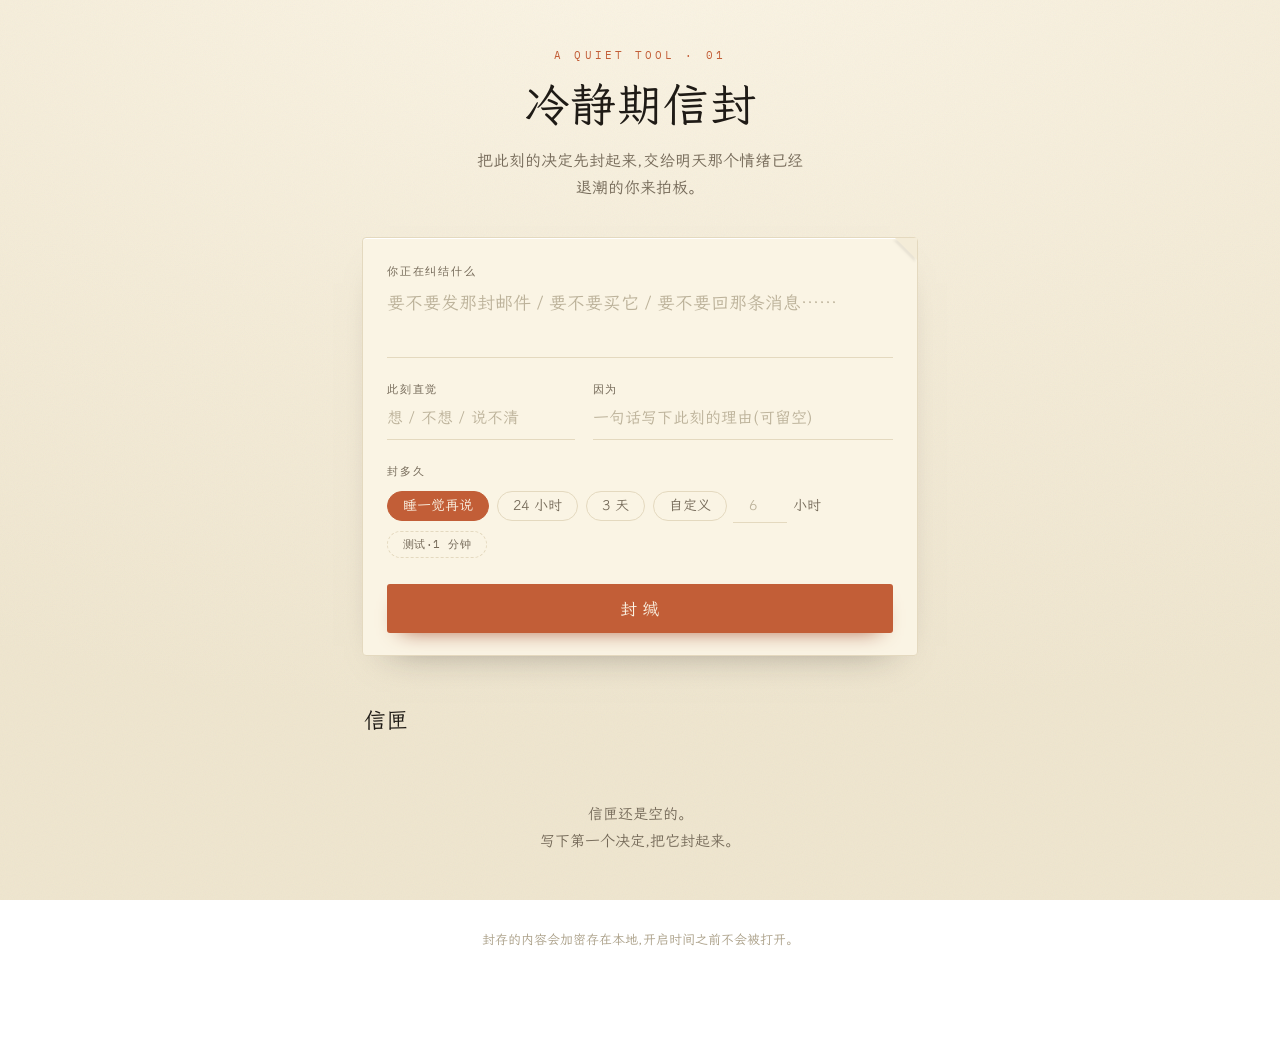
<file: cooling-envelope/web/index.html>
<!doctype html>
<html lang="zh">
<head>
<meta charset="utf-8" />
<meta name="viewport" content="width=device-width, initial-scale=1" />
<title>冷静期信封</title>

<!-- 字体全部内置在本地 web/fonts/,离线可用,不依赖任何 CDN -->
<link rel="stylesheet" href="fonts/fonts.css" />
<style>
:root{
  /* —— 与主页同一套 Cream Workshop 配色,所以它天生是家族的一员 —— */
  --cream:      #F4ECD8;
  --cream-card: #FAF4E4;
  --ink:        #1F1B16;
  --ink-soft:   #756A59;
  --clay:       #C25E37;
  --clay-deep:  #9C4326;
  --clay-bright:#DA7A52;
  --line:       #E4D9BF;

  --serif: "Fraunces", "LXGW WenKai", Georgia, serif;
  --hand:  "LXGW WenKai", "Source Han Serif SC", "Songti SC", serif;
  --mono:  "IBM Plex Mono", ui-monospace, monospace;
}

*{ box-sizing:border-box; }

body{
  margin:0;
  min-height:100vh;
  font-family:var(--hand);
  color:var(--ink);
  background:
    radial-gradient(120% 90% at 50% -10%, #FBF5E6 0%, var(--cream) 55%, #EFE6CF 100%);
  background-attachment:fixed;
  -webkit-font-smoothing:antialiased;
  position:relative;
}
body::before{
  content:""; position:fixed; inset:0; pointer-events:none; z-index:0; opacity:.05;
  background-image:url("data:image/svg+xml;utf8,<svg xmlns='http://www.w3.org/2000/svg' width='120' height='120'><filter id='n'><feTurbulence type='fractalNoise' baseFrequency='0.9' numOctaves='2'/></filter><rect width='100%25' height='100%25' filter='url(%23n)'/></svg>");
}

.wrap{ position:relative; z-index:1; max-width:600px; margin:0 auto; padding:48px 22px 80px; }

header{ text-align:center; margin-bottom:36px; }
.kicker{ font-family:var(--mono); font-size:11px; letter-spacing:.28em; text-transform:uppercase;
  color:var(--clay); margin-bottom:14px; }
h1{ font-family:var(--serif); font-weight:400; font-size:clamp(34px,7vw,46px); margin:0;
  letter-spacing:.01em; }
.lede{ font-family:var(--hand); color:var(--ink-soft); font-size:16px; margin:14px auto 0;
  max-width:34ch; line-height:1.7; }

.desk{
  background:var(--cream-card); border:1px solid var(--line); border-radius:4px;
  padding:26px 24px 22px;
  box-shadow:0 1px 0 #fff inset, 0 18px 38px -28px rgba(31,27,22,.5);
  position:relative;
}
.desk::after{
  content:""; position:absolute; top:0; right:0; border-width:0 22px 22px 0;
  border-style:solid; border-color:transparent var(--cream) transparent transparent;
  filter:drop-shadow(-2px 2px 1px rgba(31,27,22,.08));
}
.field-label{ font-family:var(--mono); font-size:11px; letter-spacing:.16em; text-transform:uppercase;
  color:var(--ink-soft); display:block; margin:0 0 8px; }
textarea, input[type=text], input[type=number]{
  width:100%; background:transparent; border:none; color:var(--ink);
  font-family:var(--hand); font-size:18px; line-height:1.65; resize:none;
  border-bottom:1.5px solid var(--line); padding:2px 0 8px; outline:none; transition:border-color .25s;
}
textarea::placeholder, input::placeholder{ color:#BCB29A; }
textarea:focus, input:focus{ border-color:var(--clay); }
textarea{ min-height:62px; }

.row2{ display:grid; grid-template-columns:1fr 1.6fr; gap:18px; margin-top:20px; }
.row2 .field-label{ margin-bottom:6px; }
input[type=text]{ font-size:16px; }

.durs{ margin-top:24px; }
.chips{ display:flex; flex-wrap:wrap; gap:8px; margin-top:10px; align-items:center; }
.chip{
  font-family:var(--hand); font-size:14px; color:var(--ink-soft);
  background:transparent; border:1.4px solid var(--line); border-radius:999px;
  padding:7px 15px; cursor:pointer; transition:.18s; line-height:1;
}
.chip:hover{ border-color:var(--clay); color:var(--ink); }
.chip[aria-pressed=true]{ background:var(--clay); border-color:var(--clay); color:#FBF5E6; }
.chip.test{ font-family:var(--mono); font-size:11px; letter-spacing:.04em; border-style:dashed; }
.custom-h{ width:54px !important; border-bottom-width:1.4px; font-size:14px !important;
  text-align:center; padding:5px 0 !important; }
.custom-wrap{ display:inline-flex; align-items:baseline; gap:6px; color:var(--ink-soft);
  font-family:var(--hand); font-size:14px; }

.seal-btn{
  margin-top:26px; width:100%; font-family:var(--serif); font-size:17px; letter-spacing:.04em;
  color:#FBF5E6; background:var(--clay); border:none; border-radius:3px; padding:14px;
  cursor:pointer; transition:.2s; box-shadow:0 10px 22px -14px var(--clay-deep);
}
.seal-btn:hover{ background:var(--clay-deep); transform:translateY(-1px); }

.shelf-head{ display:flex; align-items:baseline; justify-content:space-between; margin:50px 2px 18px; }
.shelf-head h2{ font-family:var(--serif); font-weight:400; font-size:22px; margin:0; }
.shelf-head .count{ font-family:var(--mono); font-size:11px; color:var(--ink-soft); letter-spacing:.1em; }

.empty{ text-align:center; color:var(--ink-soft); font-size:15px; padding:34px 10px; line-height:1.8; }

.shelf{ display:flex; flex-direction:column; gap:16px; }

.env{
  position:relative; background:var(--cream-card); border:1px solid var(--line);
  border-radius:5px; padding:22px 22px 20px; overflow:hidden;
  box-shadow:0 14px 30px -26px rgba(31,27,22,.55);
  animation:drop .5s cubic-bezier(.2,.9,.25,1) both;
}
@keyframes drop{ from{ opacity:0; transform:translateY(-10px) scale(.985); } }

.env .flap{
  position:absolute; top:0; left:0; right:0; height:0;
  border-left:300px solid transparent; border-right:300px solid transparent;
  border-top:46px solid #F0E7CE;
  transform-origin:top; transform:scaleY(1); opacity:0; pointer-events:none;
}
.env.locked .flap, .env.ready .flap{ opacity:1; }
.env.opened .flap{ animation:liftflap .7s ease both; }
@keyframes liftflap{ to{ transform:rotateX(-168deg); opacity:0; } }

.seal{ position:absolute; top:24px; left:50%; transform:translateX(-50%);
  width:60px; height:60px; z-index:3; cursor:default; }
.env.ready .seal{ cursor:pointer; }
.seal-half{
  position:absolute; inset:0; border-radius:50%;
  background:radial-gradient(circle at 36% 30%, var(--clay-bright), var(--clay) 46%, var(--clay-deep) 100%);
  box-shadow:0 4px 10px -4px var(--clay-deep), 0 1px 0 rgba(255,255,255,.25) inset;
}
.seal-half.l{ clip-path:inset(0 50% 0 0); }
.seal-half.r{ clip-path:inset(0 0 0 50%); }
.seal-mark{ position:absolute; inset:0; display:grid; place-items:center; z-index:2;
  filter:drop-shadow(0 1px 0 var(--clay-bright)); }
.seal-mark svg{ width:26px; height:26px; opacity:.85; }
.env.ready .seal{ animation:breathe 2.6s ease-in-out infinite; }
@keyframes breathe{ 0%,100%{ transform:translateX(-50%) scale(1); } 50%{ transform:translateX(-50%) scale(1.045); } }
.env.ready .seal-half{ box-shadow:0 5px 16px -5px var(--clay-deep), 0 0 0 4px rgba(218,122,82,.16); }

.env.cracking .seal-half.l{ animation:crackL .65s ease-in forwards; }
.env.cracking .seal-half.r{ animation:crackR .65s ease-in forwards; }
.env.cracking .seal-mark{ animation:fadeout .3s ease forwards; }
@keyframes crackL{ to{ transform:translate(-26px,12px) rotate(-26deg); opacity:0; } }
@keyframes crackR{ to{ transform:translate(26px,12px) rotate(26deg); opacity:0; } }
@keyframes fadeout{ to{ opacity:0; transform:scale(.6); } }

.env .veil{ text-align:center; padding-top:30px; }
.env .veil .hint{ font-family:var(--hand); color:var(--ink-soft); font-size:15px; }
.env .countdown{ font-family:var(--mono); font-size:12.5px; letter-spacing:.08em;
  color:var(--clay-deep); margin-top:8px; }
.env.ready .veil .hint{ color:var(--ink); }
.env.ready .countdown{ color:var(--clay); }

.letter{ display:none; padding-top:6px; }
.env.opened .letter{ display:block; animation:rise .6s .35s ease both; }
@keyframes rise{ from{ opacity:0; transform:translateY(12px); } }
.letter .stamp-date{ font-family:var(--mono); font-size:10.5px; letter-spacing:.16em; color:var(--ink-soft); }
.letter .q{ font-family:var(--serif); font-size:20px; line-height:1.5; margin:4px 0 0; }
.past{ margin-top:16px; padding-top:14px; border-top:1px dashed var(--line); }
.past .tag{ font-family:var(--mono); font-size:10.5px; letter-spacing:.16em; text-transform:uppercase;
  color:var(--ink-soft); }
.past .body{ font-family:var(--hand); font-size:15.5px; color:var(--ink); margin-top:5px; line-height:1.7; }
.past .body .lean{ color:var(--clay-deep); }

.verdict-ask{ margin-top:18px; }
.verdict-ask .prompt{ font-family:var(--serif); font-style:italic; font-size:16px; color:var(--ink); margin-bottom:10px; }
.verdict-ask textarea{ font-size:16px; }
.verdict-ask .save{ margin-top:12px; font-family:var(--hand); font-size:14px; color:#FBF5E6;
  background:var(--ink); border:none; border-radius:3px; padding:9px 18px; cursor:pointer; transition:.18s; }
.verdict-ask .save:hover{ background:#000; }

.verdict-done{ margin-top:16px; padding-top:14px; border-top:1px dashed var(--line); }
.verdict-done .tag{ font-family:var(--mono); font-size:10.5px; letter-spacing:.16em; text-transform:uppercase; color:var(--clay); }
.verdict-done .body{ font-family:var(--hand); font-size:16px; line-height:1.7; margin-top:5px; }
.verdict-done .vstamp{ font-family:var(--mono); font-size:10.5px; color:var(--ink-soft); margin-top:8px; }

.env.opened .seal{ pointer-events:none; }

footer{ margin-top:40px; text-align:center; }
.footnote{ font-family:var(--hand); font-size:12.5px; color:#A99E86; line-height:1.7; }
</style>
</head>
<body>
<div class="wrap">

  <header>
    <div class="kicker">a quiet tool · 01</div>
    <h1>冷静期信封</h1>
    <p class="lede">把此刻的决定先封起来,交给明天那个情绪已经退潮的你来拍板。</p>
  </header>

  <section class="desk">
    <label class="field-label" for="q">你正在纠结什么</label>
    <textarea id="q" placeholder="要不要发那封邮件 / 要不要买它 / 要不要回那条消息……"></textarea>

    <div class="row2">
      <div>
        <label class="field-label" for="lean">此刻直觉</label>
        <input type="text" id="lean" placeholder="想 / 不想 / 说不清" />
      </div>
      <div>
        <label class="field-label" for="why">因为</label>
        <input type="text" id="why" placeholder="一句话写下此刻的理由(可留空)" />
      </div>
    </div>

    <div class="durs">
      <span class="field-label">封多久</span>
      <div class="chips" id="chips">
        <button class="chip" data-dur="sleep" aria-pressed="true">睡一觉再说</button>
        <button class="chip" data-dur="24">24 小时</button>
        <button class="chip" data-dur="72">3 天</button>
        <span class="custom-wrap">
          <button class="chip" data-dur="custom">自定义</button>
          <input type="number" class="custom-h" id="customH" min="1" max="720" placeholder="6" /> 小时
        </span>
        <button class="chip test" data-dur="test">测试·1 分钟</button>
      </div>
    </div>

    <button class="seal-btn" id="sealBtn">封 缄</button>
  </section>

  <div class="shelf-head">
    <h2>信匣</h2>
    <span class="count" id="count"></span>
  </div>
  <div class="shelf" id="shelf"></div>
  <p class="empty" id="empty">信匣还是空的。<br/>写下第一个决定,把它封起来。</p>

  <footer>
    <p class="footnote">封存的内容会加密存在本地,开启时间之前不会被打开。</p>
  </footer>

</div>

<script>
/* ───────── 与 Python 内核的桥 ─────────
   前端不碰存储,一切通过 window.pywebview.api 走后端。
   锁着的信封,后端根本不会把内容发过来 —— 所以偷看不了。 */
function pywebviewReady(){
  return new Promise(res => {
    if (window.pywebview && window.pywebview.api) return res();
    window.addEventListener("pywebviewready", () => res(), { once:true });
  });
}

let envelopes = [];
const byId = id => envelopes.find(e => e.id === id);

/* 不强制时,若用户正在写裁决,跳过自动刷新,避免清空输入 */
async function refresh(force){
  const ae = document.activeElement;
  if (!force && ae && ae.classList && ae.classList.contains("vfield")) return;
  try { envelopes = await window.pywebview.api.list(); } catch(e){ /* ignore */ }
  render();
}
window.refresh = () => refresh(false);   // 供后台调度器轻推

/* —— 时长选择 —— */
let chosenDur = "sleep";
const chips = document.getElementById("chips");
chips.addEventListener("click", e => {
  const b = e.target.closest(".chip"); if(!b) return;
  chosenDur = b.dataset.dur;
  chips.querySelectorAll(".chip").forEach(c => c.setAttribute("aria-pressed", c === b));
  if (chosenDur === "custom") document.getElementById("customH").focus();
});

function computeOpenAt(){
  const t = Date.now();
  if (chosenDur === "test") return t + 60 * 1000;
  if (chosenDur === "sleep"){
    const m = new Date(t); m.setHours(8,0,0,0);
    if (new Date(t).getHours() >= 8) m.setDate(m.getDate() + 1);
    return m.getTime();
  }
  if (chosenDur === "custom"){
    const h = Math.max(1, parseInt(document.getElementById("customH").value || "6", 10));
    return t + h * 3600e3;
  }
  return t + parseInt(chosenDur, 10) * 3600e3;
}

/* —— 封缄 —— */
document.getElementById("sealBtn").addEventListener("click", async () => {
  const q = document.getElementById("q").value.trim();
  if (!q){ document.getElementById("q").focus(); return; }
  await window.pywebview.api.seal(
    q,
    document.getElementById("lean").value.trim(),
    document.getElementById("why").value.trim(),
    computeOpenAt()
  );
  document.getElementById("q").value = "";
  document.getElementById("lean").value = "";
  document.getElementById("why").value = "";
  refresh(true);
});

/* —— 文案 —— */
function countdownText(ms){
  if (ms <= 0) return "可以开启了";
  const m = Math.floor(ms / 60000);
  const d = Math.floor(m / 1440), h = Math.floor((m % 1440) / 60), mm = m % 60;
  if (d > 0) return `还有 ${d} 天 ${h} 小时开启`;
  if (h > 0) return `还有 ${h} 小时 ${mm} 分开启`;
  return `还有 ${Math.max(1, mm)} 分钟开启`;
}
function fmtDate(t){
  const d = new Date(t), p = n => String(n).padStart(2, "0");
  return `${d.getFullYear()}.${p(d.getMonth()+1)}.${p(d.getDate())} ${p(d.getHours())}:${p(d.getMinutes())}`;
}
function esc(s){ return (s || "").replace(/[&<>"']/g, c =>
  ({"&":"&amp;","<":"&lt;",">":"&gt;",'"':"&quot;","'":"&#39;"}[c])); }

const MOON = '<svg viewBox="0 0 24 24" fill="none"><path d="M20 14.5A8 8 0 1 1 9.5 4a6.5 6.5 0 0 0 10.5 10.5Z" fill="#000" fill-opacity=".28"/></svg>';

/* —— 渲染信匣 —— */
const shelf = document.getElementById("shelf");
const empty = document.getElementById("empty");
const count = document.getElementById("count");

function render(){
  shelf.innerHTML = "";
  empty.style.display = envelopes.length ? "none" : "block";
  count.textContent = envelopes.length ? `${envelopes.length} 封` : "";

  envelopes.forEach(env => {
    const ready = env.ready;
    const opened = env.opened;

    const el = document.createElement("div");
    el.className = "env " + (opened ? "opened" : ready ? "ready" : "locked");
    el.dataset.id = env.id;

    el.innerHTML = `
      <div class="flap"></div>
      ${opened ? "" : `
        <div class="seal">
          <div class="seal-half l"></div>
          <div class="seal-half r"></div>
          <div class="seal-mark">${MOON}</div>
        </div>`}
      ${opened ? letterHTML(env) : `
        <div class="veil">
          <div class="hint">${ready ? "情绪退潮了。可以拆开看看。" : "一个被你封起来的决定"}</div>
          <div class="countdown">${countdownText(env.openAt - Date.now())}</div>
        </div>`}
    `;
    shelf.appendChild(el);

    if (ready && !opened){
      el.querySelector(".seal").addEventListener(
        "click", () => openEnvelope(env, el), { once:true });
    }
    if (opened && !env.verdict) bindVerdict(env, el);
  });
}

function letterHTML(env){
  const pastLean = env.lean ? `当时倾向<span class="lean"> ${esc(env.lean)} </span>` : "当时没记下倾向";
  const pastWhy  = env.why ? `,因为${esc(env.why)}` : "";
  return `
    <div class="letter">
      <div class="stamp-date">${fmtDate(env.createdAt)} 的你写道</div>
      <p class="q">${esc(env.q)}</p>
      <div class="past">
        <div class="tag">当时的心</div>
        <div class="body">${pastLean}${pastWhy}。</div>
      </div>
      ${env.verdict ? `
        <div class="verdict-done">
          <div class="tag">退潮后的决定</div>
          <div class="body">${esc(env.verdict)}</div>
          <div class="vstamp">${fmtDate(env.verdictAt)} 落定</div>
        </div>`
      : `
        <div class="verdict-ask">
          <div class="prompt">情绪退潮了吗?现在的你,怎么看?</div>
          <textarea class="vfield" placeholder="写下此刻、更冷静的你的决定……"></textarea>
          <button class="save">落定</button>
        </div>`}
    </div>`;
}

async function openEnvelope(env, el){
  let content;
  try { content = await window.pywebview.api.open(env.id); }
  catch(e){ return; }
  if (!content || content.error) return;     // 时间没到等异常,蜡封不裂

  Object.assign(env, content, { opened:true });
  el.classList.add("cracking");
  setTimeout(() => {
    el.classList.remove("locked", "ready", "cracking");
    el.classList.add("opened");
    el.querySelector(".seal")?.remove();
    el.querySelector(".veil")?.remove();
    el.insertAdjacentHTML("beforeend", letterHTML(env));
    bindVerdict(env, el);
  }, 640);
}

function bindVerdict(env, el){
  const save = el.querySelector(".save");
  if (!save) return;
  save.addEventListener("click", async () => {
    const field = el.querySelector(".vfield");
    const v = field.value.trim();
    if (!v){ field.focus(); return; }
    await window.pywebview.api.save_verdict(env.id, v);
    refresh(true);
  });
}

/* —— 每 15 秒就地更新倒计时;有信封刚到点时才整刷一次 —— */
function tick(){
  const t = Date.now();
  let expired = false;
  document.querySelectorAll(".env.locked").forEach(el => {
    const env = byId(el.dataset.id); if (!env) return;
    const rem = env.openAt - t;
    if (rem <= 0) expired = true;
    else { const cd = el.querySelector(".countdown"); if (cd) cd.textContent = countdownText(rem); }
  });
  if (expired) refresh(false);
}

/* —— 启动 —— */
(async function init(){
  await pywebviewReady();
  await refresh(true);
  setInterval(tick, 15000);
})();
</script>
</body>
</html>
</file>
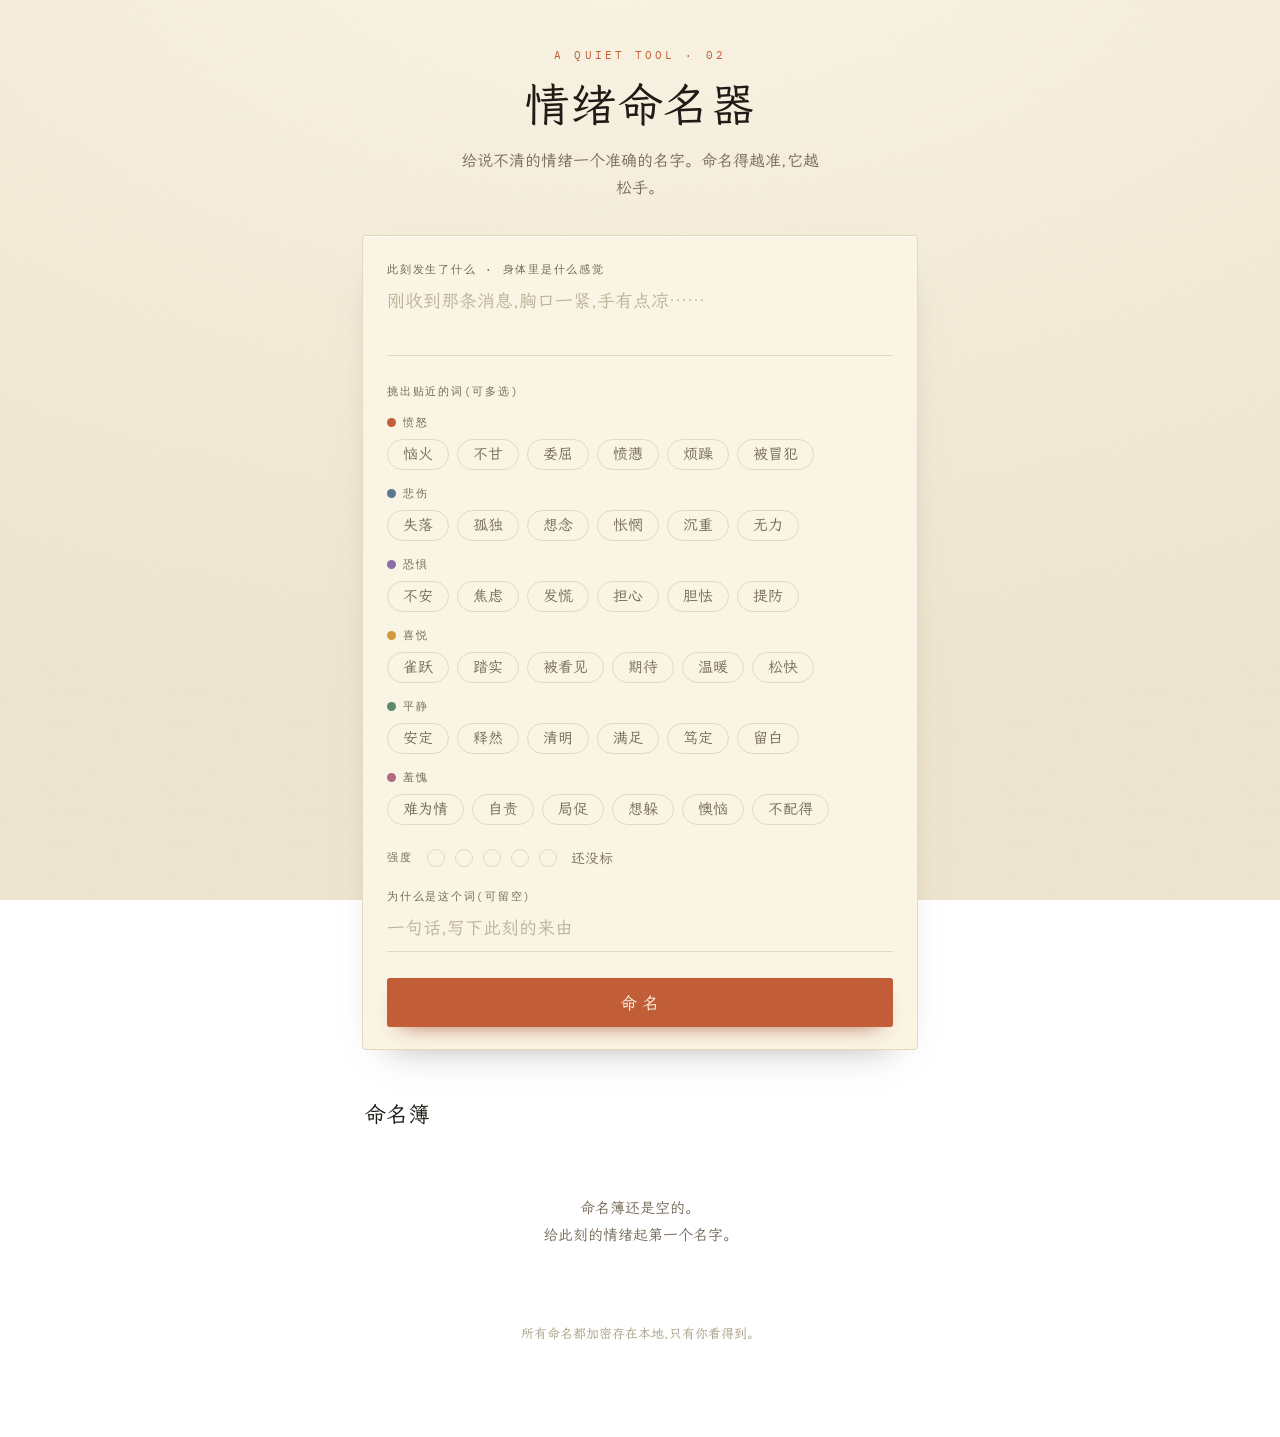
<file: emotion-namer/web/index.html>
<!doctype html>
<html lang="zh">
<head>
<meta charset="utf-8" />
<meta name="viewport" content="width=device-width, initial-scale=1" />
<title>情绪命名器</title>

<!-- 字体全部内置在本地 web/fonts/,离线可用,不依赖任何 CDN(与冷静期信封同一套) -->
<link rel="stylesheet" href="fonts/fonts.css" />
<style>
:root{
  /* —— 与家族同一套 Cream Workshop 配色 —— */
  --cream:      #F4ECD8;
  --cream-card: #FAF4E4;
  --ink:        #1F1B16;
  --ink-soft:   #756A59;
  --clay:       #C25E37;
  --clay-deep:  #9C4326;
  --clay-bright:#DA7A52;
  --line:       #E4D9BF;

  /* 六类情绪各自的低饱和色相,落在同一张暖纸上 */
  --c-anger: #C25E37;
  --c-sad:   #5E7790;
  --c-fear:  #8A6FA6;
  --c-joy:   #D39A3C;
  --c-calm:  #5E8A6B;
  --c-shame: #B06A82;

  --serif: "Fraunces", "LXGW WenKai", Georgia, serif;
  --hand:  "LXGW WenKai", "Source Han Serif SC", "Songti SC", serif;
  --mono:  "IBM Plex Mono", ui-monospace, monospace;
}

*{ box-sizing:border-box; }

body{
  margin:0; min-height:100vh;
  font-family:var(--hand); color:var(--ink);
  background:radial-gradient(120% 90% at 50% -10%, #FBF5E6 0%, var(--cream) 55%, #EFE6CF 100%);
  background-attachment:fixed;
  -webkit-font-smoothing:antialiased; position:relative;
}
body::before{
  content:""; position:fixed; inset:0; pointer-events:none; z-index:0; opacity:.05;
  background-image:url("data:image/svg+xml;utf8,<svg xmlns='http://www.w3.org/2000/svg' width='120' height='120'><filter id='n'><feTurbulence type='fractalNoise' baseFrequency='0.9' numOctaves='2'/></filter><rect width='100%25' height='100%25' filter='url(%23n)'/></svg>");
}

.wrap{ position:relative; z-index:1; max-width:600px; margin:0 auto; padding:48px 22px 80px; }

header{ text-align:center; margin-bottom:34px; }
.kicker{ font-family:var(--mono); font-size:11px; letter-spacing:.28em; text-transform:uppercase; color:var(--clay); margin-bottom:14px; }
h1{ font-family:var(--serif); font-weight:400; font-size:clamp(34px,7vw,46px); margin:0; letter-spacing:.01em; }
.lede{ font-family:var(--hand); color:var(--ink-soft); font-size:16px; margin:14px auto 0; max-width:36ch; line-height:1.7; }

.desk{
  background:var(--cream-card); border:1px solid var(--line); border-radius:4px;
  padding:26px 24px 22px;
  box-shadow:0 1px 0 #fff inset, 0 18px 38px -28px rgba(31,27,22,.5); position:relative;
}
.field-label{ font-family:var(--mono); font-size:11px; letter-spacing:.16em; text-transform:uppercase; color:var(--ink-soft); display:block; margin:0 0 8px; }
textarea, input[type=text]{
  width:100%; background:transparent; border:none; color:var(--ink);
  font-family:var(--hand); font-size:18px; line-height:1.65; resize:none;
  border-bottom:1.5px solid var(--line); padding:2px 0 8px; outline:none; transition:border-color .25s;
}
textarea::placeholder, input::placeholder{ color:#BCB29A; }
textarea:focus, input:focus{ border-color:var(--clay); }
textarea{ min-height:62px; }

/* —— 情绪词库(平铺的“词轮”) —— */
.wheel{ margin-top:24px; }
.fam{ margin-top:16px; }
.fam-name{ font-family:var(--mono); font-size:11px; letter-spacing:.14em; color:var(--ink-soft); display:flex; align-items:center; gap:7px; margin-bottom:9px; }
.fam-dot{ width:9px; height:9px; border-radius:50%; flex:none; }
.words{ display:flex; flex-wrap:wrap; gap:8px; }
.word{
  font-family:var(--hand); font-size:15px; color:var(--ink-soft);
  background:transparent; border:1.4px solid var(--line); border-radius:999px;
  padding:7px 15px; cursor:pointer; transition:.16s; line-height:1;
}
.word:hover{ border-color:var(--fc, var(--clay)); color:var(--ink); }
.word[aria-pressed=true]{ background:var(--fc,var(--clay)); border-color:var(--fc,var(--clay)); color:#FBF5E6; }

/* —— 强度 —— */
.intensity{ margin-top:24px; display:flex; align-items:center; gap:14px; }
.dots{ display:flex; gap:10px; }
.dot{ width:18px; height:18px; border-radius:50%; border:1.6px solid var(--line); cursor:pointer; transition:.15s; background:transparent; }
.dot.on{ background:var(--clay); border-color:var(--clay); }
.dot:hover{ border-color:var(--clay); }
.intensity .hint{ font-family:var(--hand); font-size:13.5px; color:var(--ink-soft); }

.why-wrap{ margin-top:22px; }

.name-btn{
  margin-top:26px; width:100%; font-family:var(--serif); font-size:17px; letter-spacing:.04em;
  color:#FBF5E6; background:var(--clay); border:none; border-radius:3px; padding:14px;
  cursor:pointer; transition:.2s; box-shadow:0 10px 22px -14px var(--clay-deep);
}
.name-btn:hover{ background:var(--clay-deep); transform:translateY(-1px); }

/* —— 命名簿 —— */
.book-head{ display:flex; align-items:baseline; justify-content:space-between; margin:50px 2px 18px; }
.book-head h2{ font-family:var(--serif); font-weight:400; font-size:22px; margin:0; }
.book-head .count{ font-family:var(--mono); font-size:11px; color:var(--ink-soft); letter-spacing:.1em; }
.empty{ text-align:center; color:var(--ink-soft); font-size:15px; padding:34px 10px; line-height:1.8; }

.book{ display:flex; flex-direction:column; gap:16px; }
.entry{
  position:relative; background:var(--cream-card); border:1px solid var(--line);
  border-radius:5px; padding:20px 20px 18px;
  box-shadow:0 14px 30px -26px rgba(31,27,22,.55);
  animation:drop .5s cubic-bezier(.2,.9,.25,1) both;
}
@keyframes drop{ from{ opacity:0; transform:translateY(-10px) scale(.985); } }
.entry .top{ display:flex; align-items:center; justify-content:space-between; }
.entry .date{ font-family:var(--mono); font-size:10.5px; letter-spacing:.16em; color:var(--ink-soft); }
.entry .del{ font-family:var(--mono); font-size:16px; line-height:1; color:#C9BCA0; background:none; border:none; cursor:pointer; padding:2px 4px; transition:.15s; }
.entry .del:hover{ color:var(--clay-deep); }
.entry .tags{ display:flex; flex-wrap:wrap; gap:7px; margin-top:11px; }
.tag{ font-family:var(--hand); font-size:14px; color:#FBF5E6; border-radius:999px; padding:5px 13px; line-height:1; background:var(--clay); }
.entry .meter{ display:flex; gap:7px; margin-top:12px; }
.entry .meter .d{ width:13px; height:13px; border-radius:50%; border:1.4px solid var(--line); }
.entry .meter .d.on{ background:var(--clay); border-color:var(--clay); }
.entry .body{ font-family:var(--serif); font-size:18px; line-height:1.5; margin:14px 0 0; }
.entry .why{ margin-top:12px; padding-top:11px; border-top:1px dashed var(--line); }
.entry .why .t{ font-family:var(--mono); font-size:10.5px; letter-spacing:.16em; text-transform:uppercase; color:var(--ink-soft); }
.entry .why .b{ font-family:var(--hand); font-size:15.5px; color:var(--ink); margin-top:5px; line-height:1.7; }

footer{ margin-top:40px; text-align:center; }
.footnote{ font-family:var(--hand); font-size:12.5px; color:#A99E86; line-height:1.7; }
</style>
</head>
<body>
<div class="wrap">

  <header>
    <div class="kicker">a quiet tool · 02</div>
    <h1>情绪命名器</h1>
    <p class="lede">给说不清的情绪一个准确的名字。命名得越准,它越松手。</p>
  </header>

  <section class="desk">
    <label class="field-label" for="body">此刻发生了什么 · 身体里是什么感觉</label>
    <textarea id="body" placeholder="刚收到那条消息,胸口一紧,手有点凉……"></textarea>

    <div class="wheel" id="wheel">
      <span class="field-label">挑出贴近的词(可多选)</span>
      <!-- 各情绪族在这里渲染 -->
    </div>

    <div class="intensity">
      <span class="field-label" style="margin:0;">强度</span>
      <div class="dots" id="dots"></div>
      <span class="hint" id="intHint">还没标</span>
    </div>

    <div class="why-wrap">
      <label class="field-label" for="why">为什么是这个词(可留空)</label>
      <input type="text" id="why" placeholder="一句话,写下此刻的来由" />
    </div>

    <button class="name-btn" id="nameBtn">命 名</button>
  </section>

  <div class="book-head">
    <h2>命名簿</h2>
    <span class="count" id="count"></span>
  </div>
  <div class="book" id="book"></div>
  <p class="empty" id="empty">命名簿还是空的。<br/>给此刻的情绪起第一个名字。</p>

  <footer>
    <p class="footnote">所有命名都加密存在本地,只有你看得到。</p>
  </footer>

</div>

<script>
/* ───────── 与 Python 内核的桥 ───────── */
function pywebviewReady(){
  return new Promise(res => {
    if (window.pywebview && window.pywebview.api) return res();
    window.addEventListener("pywebviewready", () => res(), { once:true });
  });
}

/* —— 情绪词库 —— */
const FAMILIES = [
  { key:"anger", name:"愤怒", color:"var(--c-anger)", words:["恼火","不甘","委屈","愤懑","烦躁","被冒犯"] },
  { key:"sad",   name:"悲伤", color:"var(--c-sad)",   words:["失落","孤独","想念","怅惘","沉重","无力"] },
  { key:"fear",  name:"恐惧", color:"var(--c-fear)",  words:["不安","焦虑","发慌","担心","胆怯","提防"] },
  { key:"joy",   name:"喜悦", color:"var(--c-joy)",   words:["雀跃","踏实","被看见","期待","温暖","松快"] },
  { key:"calm",  name:"平静", color:"var(--c-calm)",  words:["安定","释然","清明","满足","笃定","留白"] },
  { key:"shame", name:"羞愧", color:"var(--c-shame)", words:["难为情","自责","局促","想躲","懊恼","不配得"] },
];
/* 词 -> 所属族颜色,渲染命名簿标签时用 */
const WORD_COLOR = {};
FAMILIES.forEach(f => f.words.forEach(w => WORD_COLOR[w] = f.color));

let entries = [];
let intensity = 0;

function esc(s){ return (s || "").replace(/[&<>"']/g, c =>
  ({"&":"&amp;","<":"&lt;",">":"&gt;",'"':"&quot;","'":"&#39;"}[c])); }
function fmtDate(t){
  const d = new Date(t), p = n => String(n).padStart(2, "0");
  return `${d.getFullYear()}.${p(d.getMonth()+1)}.${p(d.getDate())} ${p(d.getHours())}:${p(d.getMinutes())}`;
}

/* —— 渲染词轮 —— */
const wheel = document.getElementById("wheel");
FAMILIES.forEach(f => {
  const g = document.createElement("div");
  g.className = "fam";
  g.innerHTML =
    `<div class="fam-name"><span class="fam-dot" style="background:${f.color}"></span>${f.name}</div>
     <div class="words">${f.words.map(w =>
        `<button class="word" style="--fc:${f.color}" data-w="${esc(w)}" aria-pressed="false">${esc(w)}</button>`
      ).join("")}</div>`;
  wheel.appendChild(g);
});
wheel.addEventListener("click", e => {
  const b = e.target.closest(".word"); if(!b) return;
  b.setAttribute("aria-pressed", b.getAttribute("aria-pressed") !== "true");
});
function chosenWords(){
  return [...wheel.querySelectorAll('.word[aria-pressed="true"]')].map(b => b.dataset.w);
}

/* —— 强度圆点 —— */
const dotsEl = document.getElementById("dots");
const intHint = document.getElementById("intHint");
const INT_WORDS = ["", "很轻", "有点", "明显", "挺强", "很强"];
for (let i = 1; i <= 5; i++){
  const d = document.createElement("button");
  d.className = "dot"; d.dataset.v = i;
  d.addEventListener("click", () => setIntensity(i));
  dotsEl.appendChild(d);
}
function setIntensity(v){
  intensity = (intensity === v) ? 0 : v;   // 再点一次取消
  [...dotsEl.children].forEach(d => d.classList.toggle("on", +d.dataset.v <= intensity));
  intHint.textContent = intensity ? INT_WORDS[intensity] : "还没标";
}

/* —— 命名 —— */
document.getElementById("nameBtn").addEventListener("click", async () => {
  const words = chosenWords();
  if (!words.length){ document.querySelector(".word")?.focus(); wheel.scrollIntoView({behavior:"smooth", block:"center"}); return; }
  const body = document.getElementById("body").value.trim();
  const why  = document.getElementById("why").value.trim();
  await window.pywebview.api.save(body, words, intensity, why);
  // 清场
  document.getElementById("body").value = "";
  document.getElementById("why").value = "";
  wheel.querySelectorAll('.word[aria-pressed="true"]').forEach(b => b.setAttribute("aria-pressed","false"));
  setIntensity(0);
  refresh();
});

/* —— 渲染命名簿 —— */
const book = document.getElementById("book");
const empty = document.getElementById("empty");
const count = document.getElementById("count");

function meterHTML(n){
  let s = "";
  for (let i = 1; i <= 5; i++) s += `<span class="d${i <= n ? " on":""}"></span>`;
  return s;
}
function render(){
  book.innerHTML = "";
  empty.style.display = entries.length ? "none" : "block";
  count.textContent = entries.length ? `${entries.length} 次` : "";
  entries.forEach(en => {
    const el = document.createElement("div");
    el.className = "entry";
    const tags = (en.words || []).map(w =>
      `<span class="tag" style="background:${WORD_COLOR[w] || 'var(--clay)'}">${esc(w)}</span>`).join("");
    el.innerHTML = `
      <div class="top">
        <span class="date">${fmtDate(en.createdAt)} 命名</span>
        <button class="del" title="删除" data-id="${en.id}">×</button>
      </div>
      <div class="tags">${tags}</div>
      ${en.intensity ? `<div class="meter">${meterHTML(en.intensity)}</div>` : ""}
      ${en.body ? `<p class="body">${esc(en.body)}</p>` : ""}
      ${en.why ? `<div class="why"><div class="t">来由</div><div class="b">${esc(en.why)}</div></div>` : ""}
    `;
    book.appendChild(el);
  });
}
book.addEventListener("click", async e => {
  const b = e.target.closest(".del"); if(!b) return;
  await window.pywebview.api.delete(b.dataset.id);
  refresh();
});

async function refresh(){
  try { entries = await window.pywebview.api.list(); } catch(e){ /* ignore */ }
  render();
}

/* —— 启动 —— */
(async function init(){
  await pywebviewReady();
  await refresh();
})();
</script>
</body>
</html>
</file>
<file: cooling-envelope/web/fonts/fonts.css>
/* 本地字体 —— 内置离线,不依赖任何 CDN。
   覆盖三套:Fraunces(西文衬线,可变)/ IBM Plex Mono(等宽)/ LXGW 落霞文楷(中文)。
   字体文件与本文件同目录(web/fonts/),PyInstaller 已通过 datas 把 web/ 整个打进包。 */

/* —— Fraunces:可变字体,正体 + 斜体各一份(含 opsz/wght/SOFT/WONK 轴) —— */
@font-face{
  font-family:"Fraunces";
  font-style:normal;
  font-weight:100 900;
  font-display:swap;
  src:url("fraunces-normal.woff2") format("woff2");
}
@font-face{
  font-family:"Fraunces";
  font-style:italic;
  font-weight:100 900;
  font-display:swap;
  src:url("fraunces-italic.woff2") format("woff2");
}

/* —— IBM Plex Mono:用到 400 / 500 两档 —— */
@font-face{
  font-family:"IBM Plex Mono";
  font-style:normal;
  font-weight:400;
  font-display:swap;
  src:url("ibm-plex-mono-400.woff2") format("woff2");
}
@font-face{
  font-family:"IBM Plex Mono";
  font-style:normal;
  font-weight:500;
  font-display:swap;
  src:url("ibm-plex-mono-500.woff2") format("woff2");
}

/* —— LXGW 落霞文楷:中文正文(Regular,全字符覆盖) —— */
@font-face{
  font-family:"LXGW WenKai";
  font-style:normal;
  font-weight:400;
  font-display:swap;
  src:url("lxgw-wenkai-regular.woff2") format("woff2");
}
</file>
<file: emotion-namer/web/fonts/fonts.css>
/* 本地字体 —— 内置离线,不依赖任何 CDN。
   覆盖三套:Fraunces(西文衬线,可变)/ IBM Plex Mono(等宽)/ LXGW 落霞文楷(中文)。
   字体文件与本文件同目录(web/fonts/),PyInstaller 已通过 datas 把 web/ 整个打进包。 */

/* —— Fraunces:可变字体,正体 + 斜体各一份(含 opsz/wght/SOFT/WONK 轴) —— */
@font-face{
  font-family:"Fraunces";
  font-style:normal;
  font-weight:100 900;
  font-display:swap;
  src:url("fraunces-normal.woff2") format("woff2");
}
@font-face{
  font-family:"Fraunces";
  font-style:italic;
  font-weight:100 900;
  font-display:swap;
  src:url("fraunces-italic.woff2") format("woff2");
}

/* —— IBM Plex Mono:用到 400 / 500 两档 —— */
@font-face{
  font-family:"IBM Plex Mono";
  font-style:normal;
  font-weight:400;
  font-display:swap;
  src:url("ibm-plex-mono-400.woff2") format("woff2");
}
@font-face{
  font-family:"IBM Plex Mono";
  font-style:normal;
  font-weight:500;
  font-display:swap;
  src:url("ibm-plex-mono-500.woff2") format("woff2");
}

/* —— LXGW 落霞文楷:中文正文(Regular,全字符覆盖) —— */
@font-face{
  font-family:"LXGW WenKai";
  font-style:normal;
  font-weight:400;
  font-display:swap;
  src:url("lxgw-wenkai-regular.woff2") format("woff2");
}
</file>
